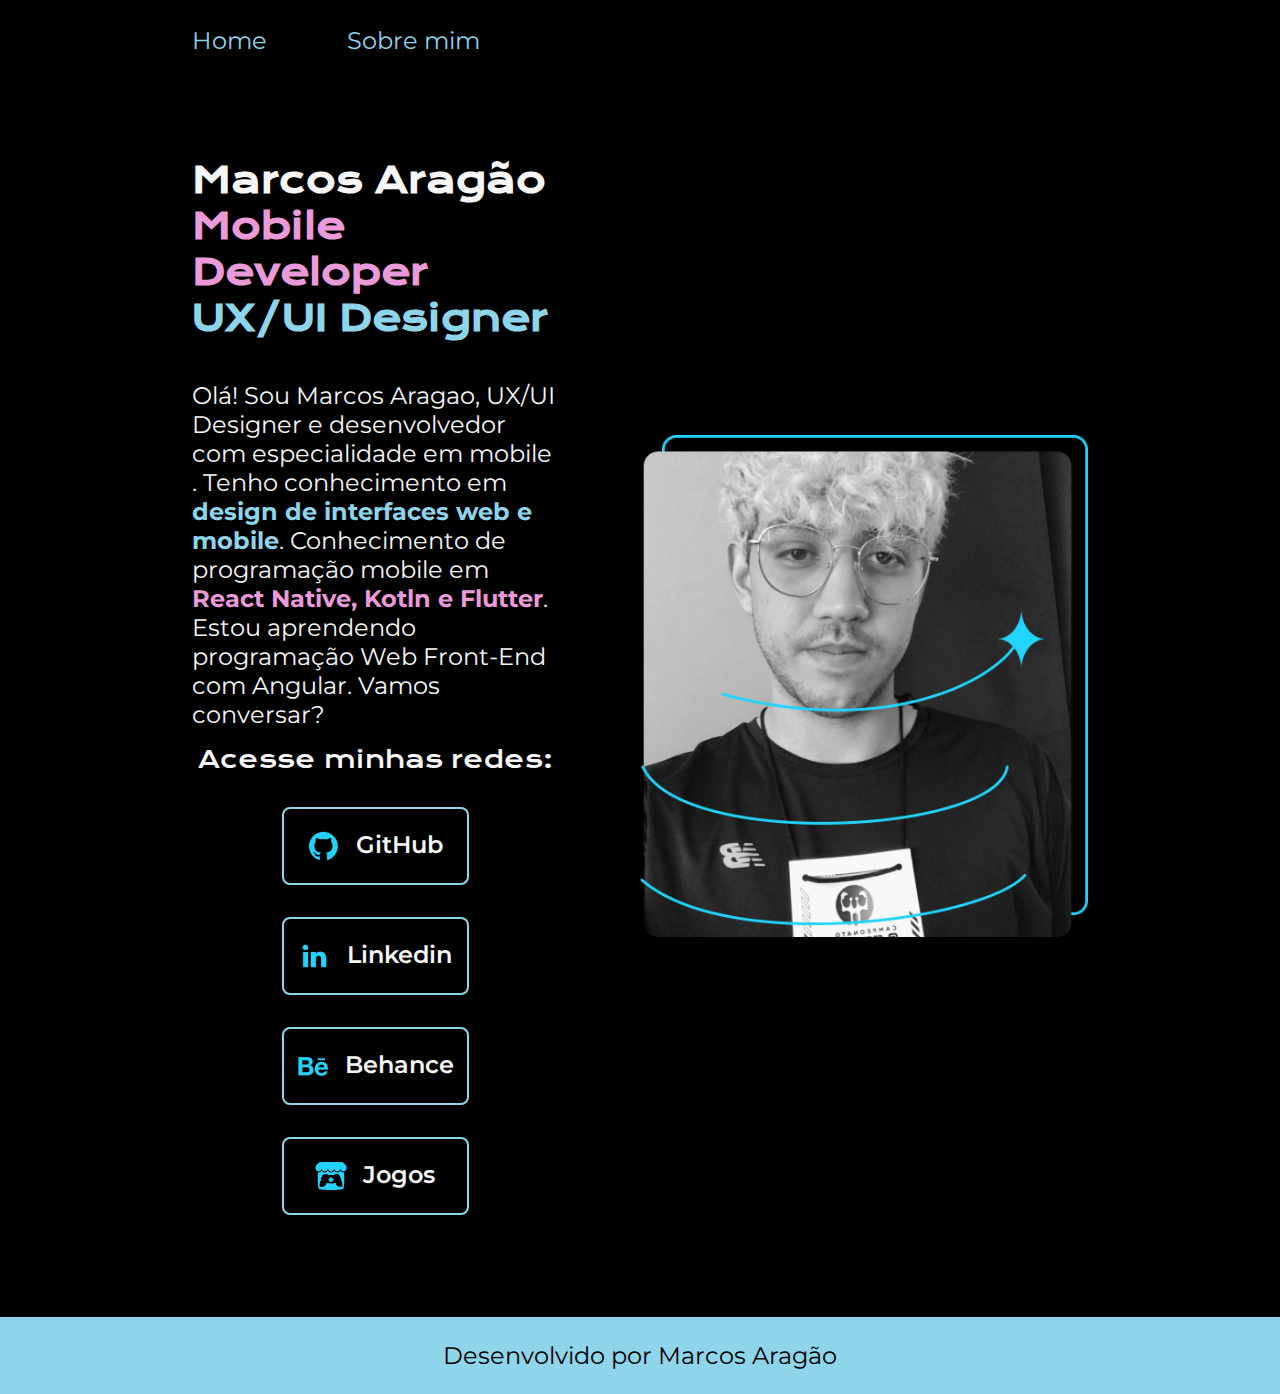
<file: index.html>
<!DOCTYPE html>
<html lang="pt-br">

<head>
    <link rel="stylesheet" href="styles/style.css">
    <meta charset="UTF-8">
    <meta http-equiv="X-UA-Compatible" content="IE=edge" <meta name="viewport"
        content="width=device-width, initial-scale=1.0">
    <title>Projeto Marcos</title>
</head>

<body>
    <header class="cabecalho">
        <nav class="cabecalho__menu">
            <a class="cabecalho__menu__link" href="index.html">Home</a>
            <a class="cabecalho__menu__link" href="about.html">Sobre mim</a>
        </nav>
    </header>
    <main class="container">
        <section class="container__content">
            <h1 class="container__content__title">Marcos Aragão <br><strong
                    class="DestaqueTitulo"><strong class="DestaqueTitulo2">Mobile Developer</strong> <br> UX/UI Designer</strong></h1>
            <p class="container__content__text">Olá! Sou Marcos Aragao, UX/UI Designer e desenvolvedor com especialidade em
                 mobile . Tenho conhecimento em <strong class="DestaqueTitulo"> design de interfaces web e mobile</strong>. Conhecimento de programação mobile em <strong class="DestaqueTitulo2">React Native, 
                 Kotln e Flutter</strong>. Estou aprendendo programação Web Front-End com Angular. 
                 Vamos conversar?</p>
            <div class="container__button">            

                <h2 class="container__links__subtitulo">Acesse minhas redes:</h2>

                <a  class="container__button__style" href="https://github.com/aragaomv">
                    <img src="./src/github.png">
                    GitHub      
                </a>
                <a  class="container__button__style" href="https://www.linkedin.com/in/marcos-aragão-353134203">
                    <img src="./src/linkedin.png">
                    Linkedin   
                </a>
                <a  class="container__button__style" href="https://behance.net/marcosaragao"> 
                    <img src="./src/behance.png">
                    Behance
                </a>
                <a  class="container__button__style" href="https://aragaomvs.itch.io"> 
                    <img src="./src/itchio.png">
                    Jogos
                </a>
               
            </div>
        </section>
        <img class="apresentacao__imagem" src="src/Imagem.png" alt="Foto Marcos">
    </main>
    <footer class="rodape">
         <p>Desenvolvido por Marcos Aragão</p>
    </footer>
</body>

</html>
</file>
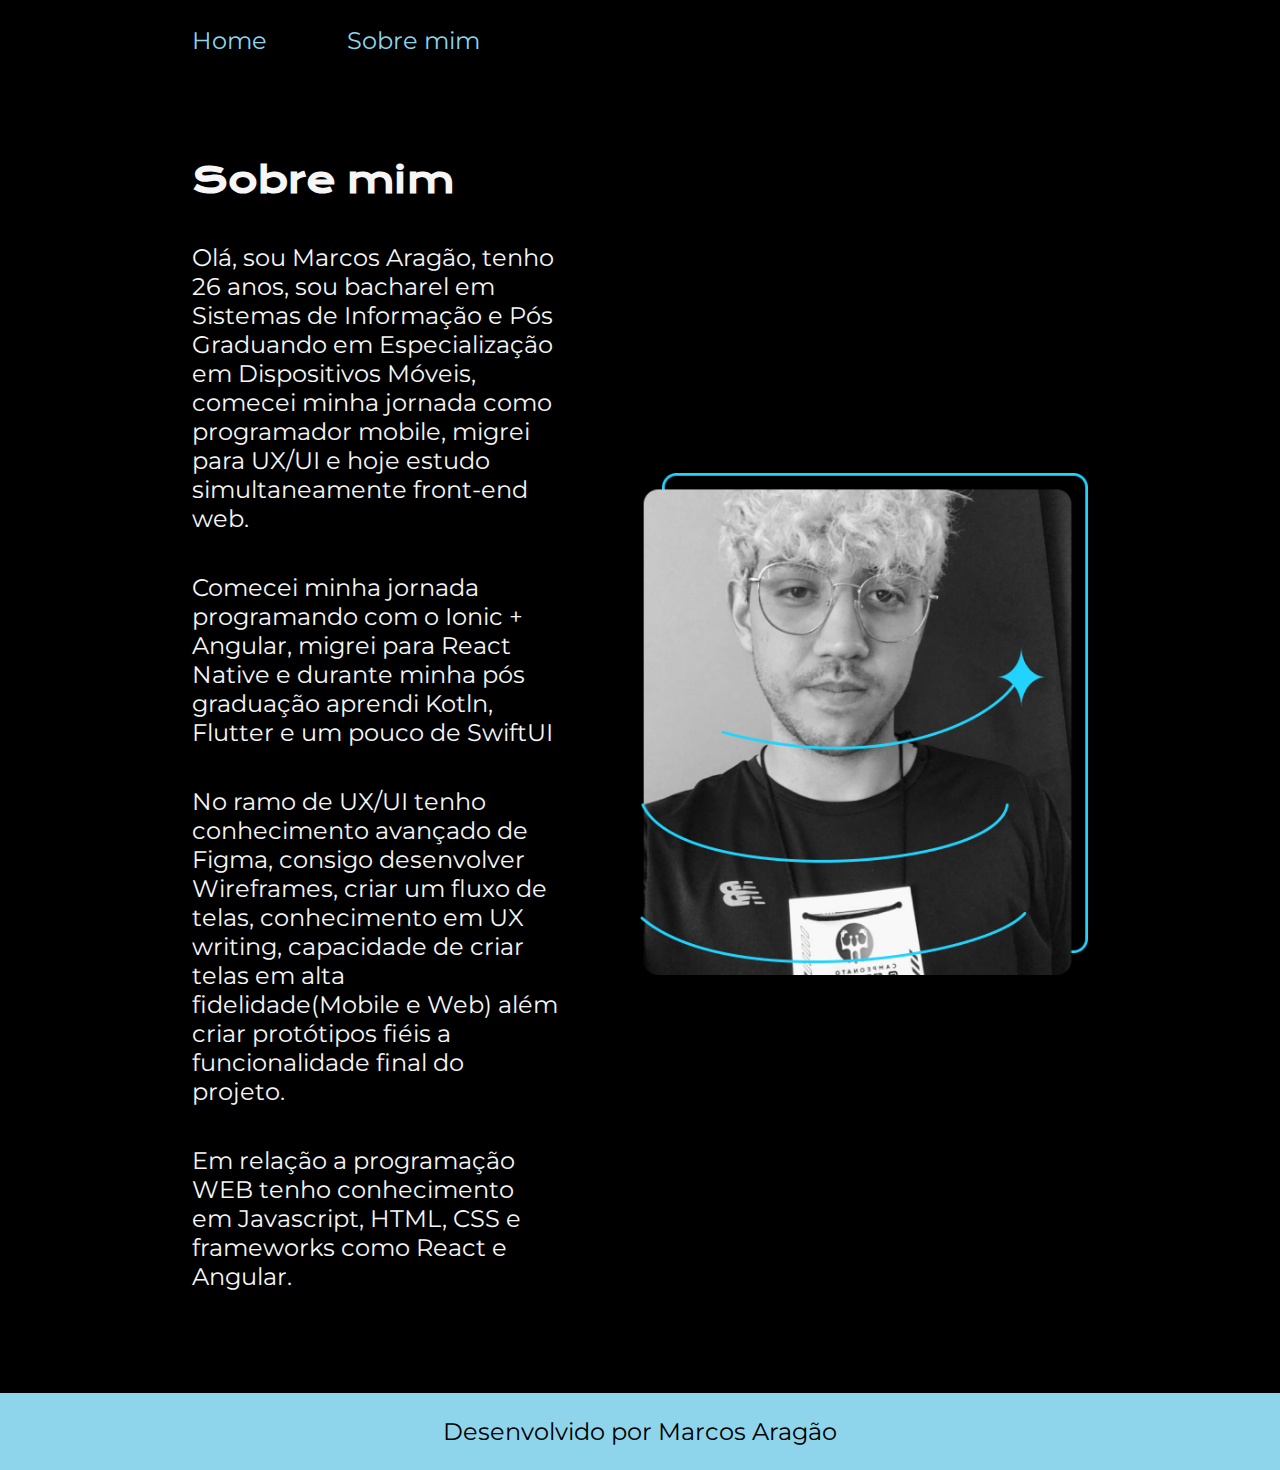
<file: about.html>
<!DOCTYPE html>
<html lang="en">
<head>
    <link rel="stylesheet" href="styles/style.css">
    <meta charset="UTF-8">
    <meta name="viewport" content="width=device-width, initial-scale=1.0">
    <title>Sobre mim</title>
</head>
<body>
    <header class="cabecalho">
        <nav class="cabecalho__menu">
            <a class="cabecalho__menu__link" href="index.html">Home</a>
            <a class="cabecalho__menu__link" href="about.html">Sobre mim</a>
        </nav>
    </header>
    <main class="container">
        <section class="container__content">
            <h1 class="container__content__title">Sobre mim</h1>
            <p class="container__content__text">Olá, sou Marcos Aragão, tenho 26 anos, sou bacharel em Sistemas de Informação e Pós Graduando em Especialização em Dispositivos Móveis, comecei minha jornada como programador mobile, migrei para UX/UI e hoje estudo simultaneamente front-end web.</p>
            <p class="container__content__text">Comecei minha jornada programando com o Ionic + Angular, migrei para React Native e durante minha pós graduação aprendi Kotln, Flutter e um pouco de SwiftUI</p>
            <p class="container__content__text">No ramo de UX/UI tenho conhecimento avançado de Figma, consigo desenvolver Wireframes, criar um fluxo de telas, conhecimento em UX writing, capacidade de criar telas em alta fidelidade(Mobile e Web) além criar protótipos fiéis a funcionalidade final do projeto.</p>
            <p class="container__content__text">Em relação a programação WEB tenho conhecimento em Javascript, HTML, CSS e frameworks como React e Angular.</p>
        </section>
        <img class="apresentacao__imagem" src="src/Imagem.png" alt="Foto Marcos">
    </main>
    <footer class="rodape">
        <p>Desenvolvido por Marcos Aragão</p>
   </footer>
</body>
</html>
</file>
<file: styles/style.css>
@import url('https://fonts.googleapis.com/css2?family=Krona+One&family=Montserrat:ital,wght@0,100..900;1,100..900&display=swap');

:root{
    --cor-primaria:#8ED5EC;
    --cor-secundaria:#EA9AD8;
    --cor-texto:#f6f6f6;
    --cor-bg: #000000;
    
    --fonte-principal:'Montserrat', sans-serif;
    --fonte-titulo:"Krona One", sans-serif;

}

* {
    margin: 0;
    padding: 0;
}

.cabecalho{
    padding: 2% 0 0 15%;
}
.cabecalho__menu{
    display: flex;
    gap: 80px;
}
.cabecalho__menu__link{

    font-family: var(--fonte-principal);
    font-size: 1.50rem;
    font-weight: 400;
    color: var(--cor-primaria);
    text-decoration: none;

}
.cabecalho__menu__link:hover {
    color: #007bff;
}


body {
    box-sizing: border-box;
    background-color: var(--cor-bg);
}

.container {
    padding: 8% 15%;
    display: flex;
    align-items: center;
    justify-content: space-between;
    gap: 82px;
}

.apresentacao__imagem{
    width: 50%;
}
.DestaqueTitulo {
    color: var(--cor-primaria);
}
.DestaqueTitulo2 {
    color: var(--cor-secundaria);
}

.container__content {
    width: 50%;
    display: flex;
    flex-direction: column;
}

.container__content__title {
    font-family: var(--fonte-titulo);
    font-size: 2.25rem;
    color: var(--cor-texto);
}
.container__content__text {
    margin-top: 40px;
    font-family: var(--fonte-principal);
    font-size: 1.50rem;
    color: var(--cor-texto);
}

.container__button {
    margin-top: 15px;
    display: flex;
    flex-direction: column;
    align-items: center;
    justify-content: space-between;
    gap: 32px;
}
.container__button__style{
    display: flex;
    justify-content: center;
    gap: 16px;
    border-radius: 8px;
    border: 2px solid var(--cor-primaria);
    width: 50%;
    padding: 21px 0;
    text-align: center;
    font-family: var(--fonte-principal);
    font-weight: 600;
    font-size: 1.50rem;    
    color: var(--cor-texto);
    text-decoration: none;
}
.container__button__style:hover{
    background-color: #272727;
}
.container__links__subtitulo{
    font-family: var(--fonte-titulo);
    font-weight: 400;
    font-size: 1.50rem;
    color: var(--cor-texto);
}
.rodape{
    padding: 24px;
    color: var(--cor-bg);
    background-color: var(--cor-primaria);
    text-align: center;
    font-family: var(--fonte-principal);
    font-size: 1.50rem;
    font-weight: 400;
    
}

@media (max-width: 1200px){

    .cabecalho{
        padding: 10%;
    }
    .cabecalho__menu{
        justify-content: center;
    }
    .container{
        flex-direction: column-reverse;
        padding: 5%;
    }
    .container__content{
        width: auto;
    }

}
</file>
